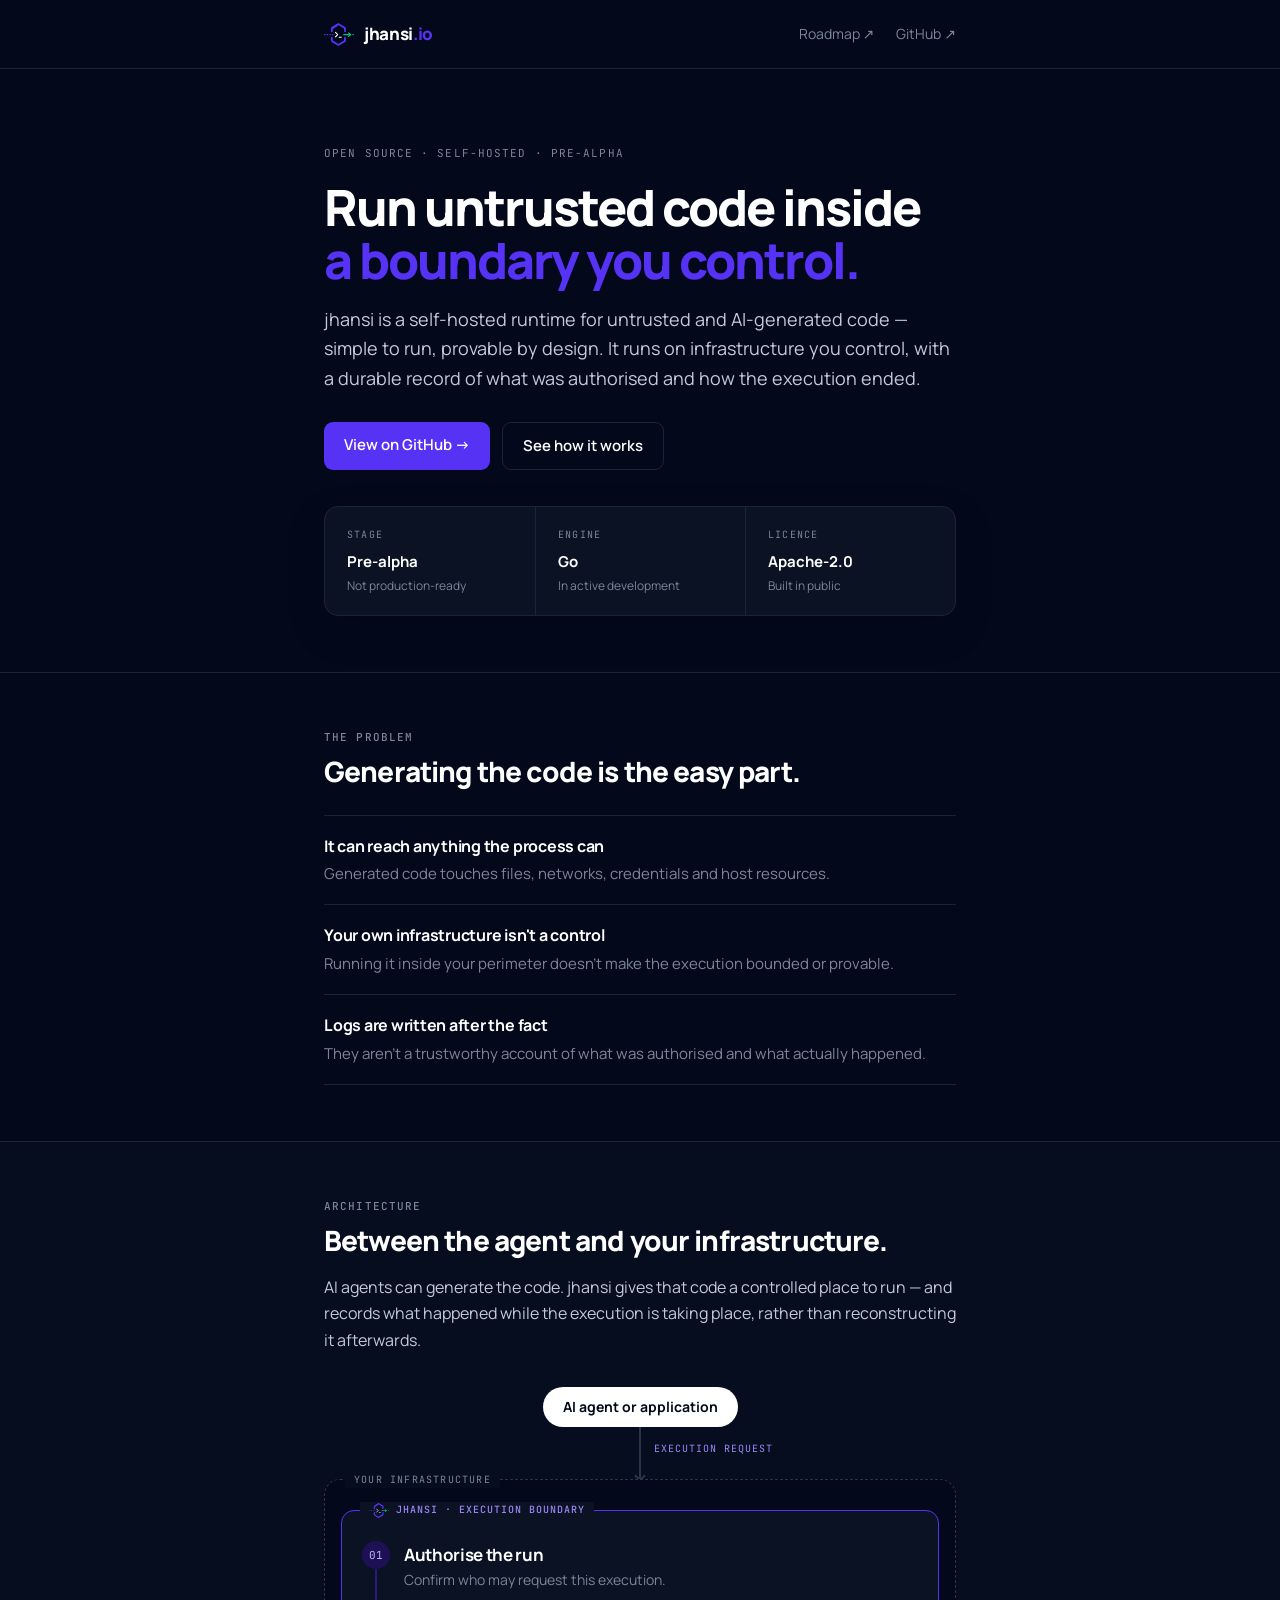
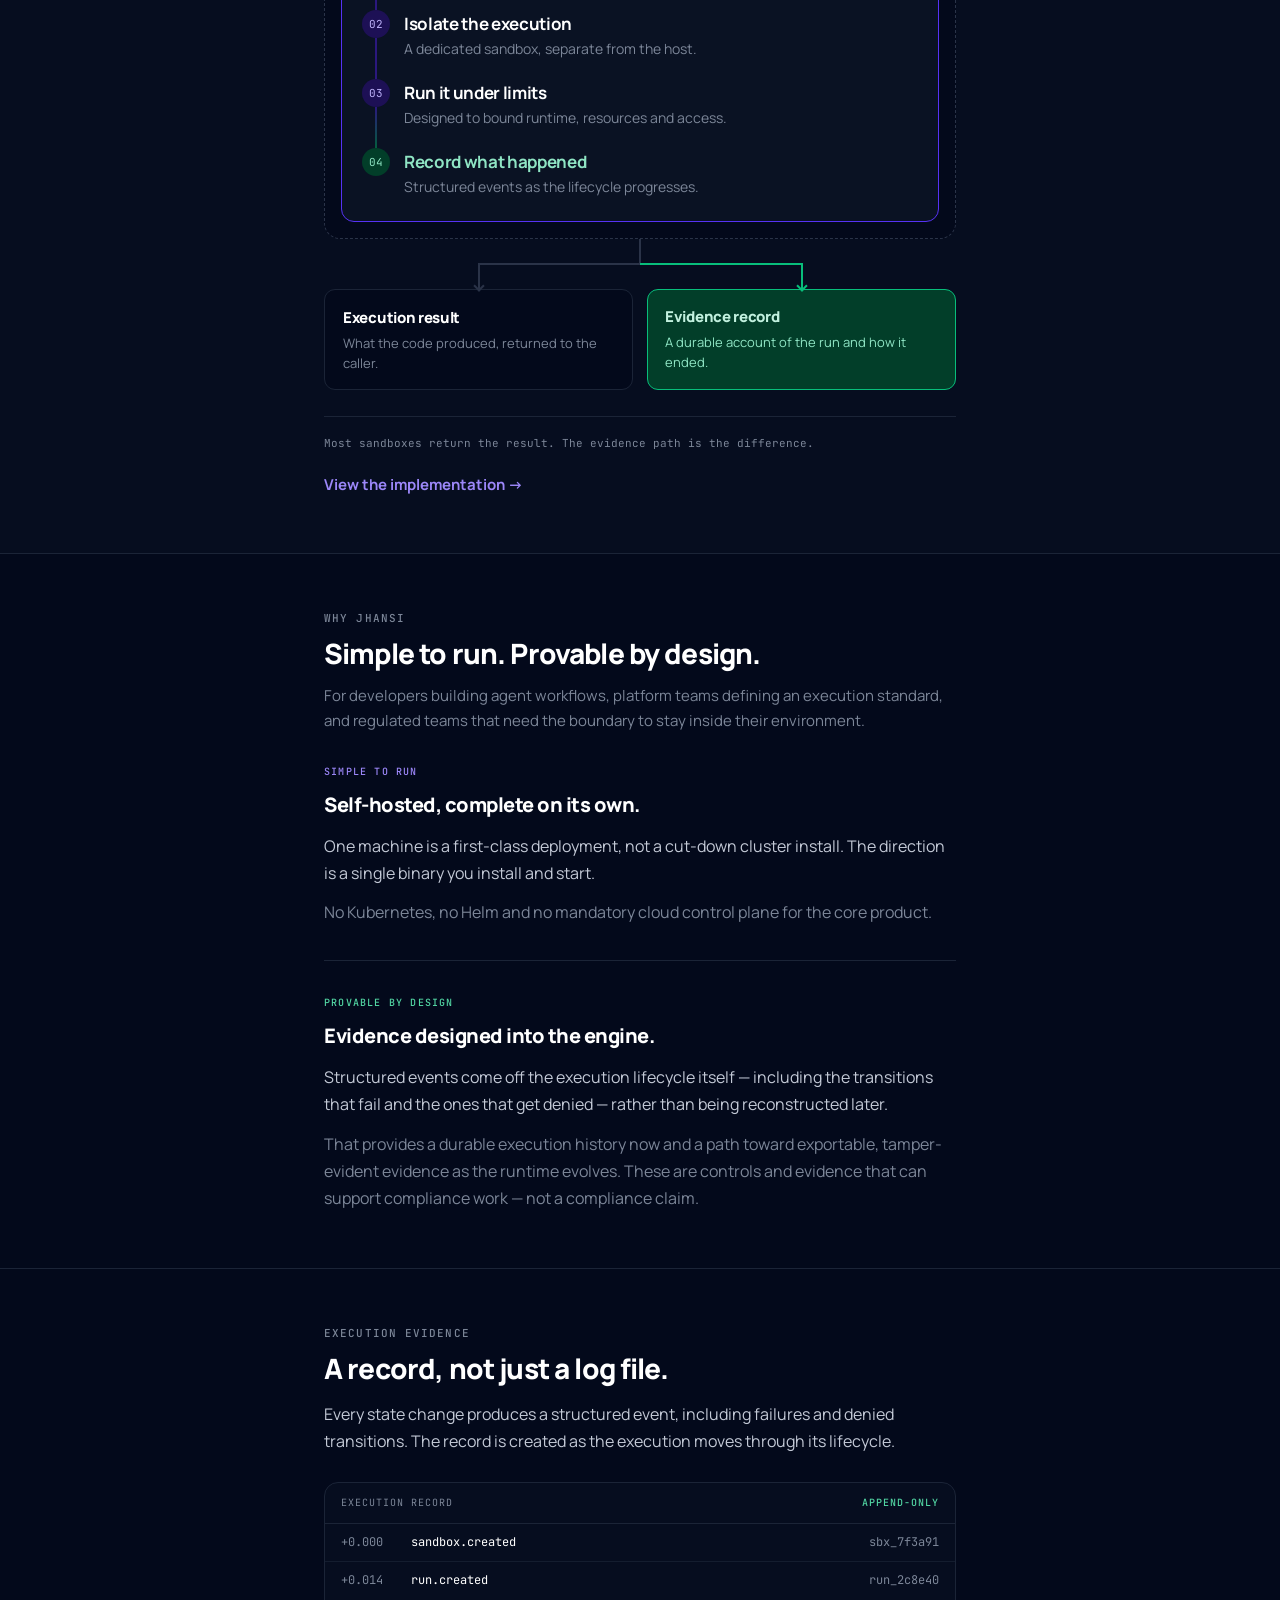
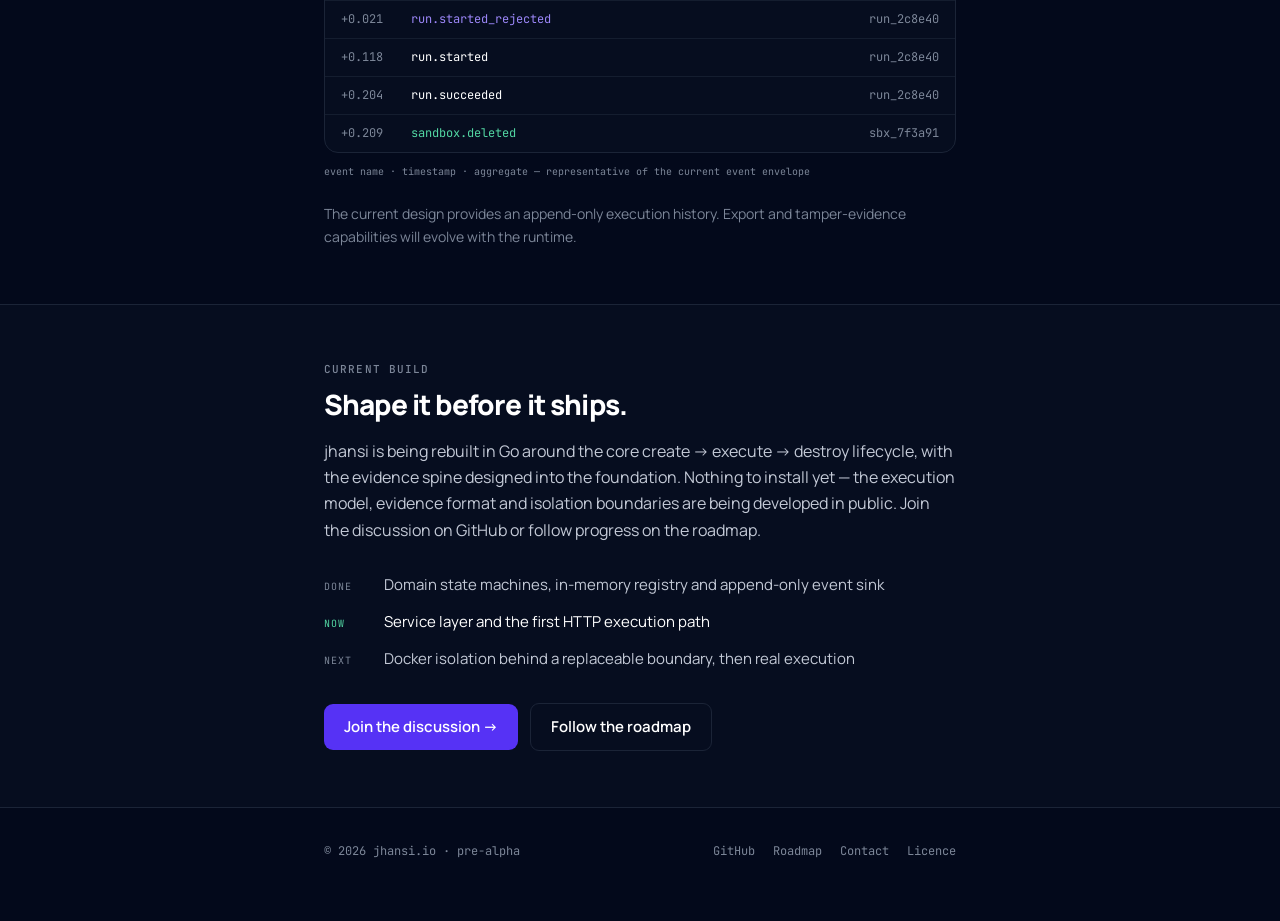
<file: index.html>
<!doctype html>
<html lang="en">
<head>
<meta charset="utf-8">
<meta name="viewport" content="width=device-width, initial-scale=1">
<link rel="canonical" href="https://jhansi.io/">
<title>jhansi — self-hosted runtime for untrusted and AI-generated code</title>
<meta name="description" content="jhansi is a self-hosted runtime for untrusted and AI-generated code — simple to run, provable by design. Pre-alpha, built in public." />
<link rel="icon" href="favicon.ico" sizes="16x16 32x32 48x48" />
<link rel="icon" href="assets/favicon.svg" type="image/svg+xml" />
<link rel="icon" href="assets/favicon-32.png" sizes="32x32" />
<link rel="apple-touch-icon" href="assets/apple-touch-icon.png" />
<link rel="manifest" href="assets/site.webmanifest" />
<meta name="theme-color" content="#03091B" />
<meta property="og:type" content="website" />
<meta property="og:url" content="https://jhansi.io/" />
<meta property="og:site_name" content="jhansi.io" />
<meta property="og:title" content="jhansi — self-hosted runtime for untrusted and AI-generated code" />
<meta property="og:description" content="Simple to run, provable by design. Pre-alpha, built in public." />
<meta property="og:image" content="https://jhansi.io/og.png" />
<meta property="og:image:width" content="1200" />
<meta property="og:image:height" content="630" />
<meta name="twitter:card" content="summary_large_image" />
<meta name="twitter:site" content="@Jhansi_io" />
<link rel="preconnect" href="https://fonts.googleapis.com" />
<link rel="preconnect" href="https://fonts.gstatic.com" crossorigin="" />
<link href="https://fonts.googleapis.com/css2?family=Manrope:wght@400;500;600;700;800&family=JetBrains+Mono:wght@400;500&display=swap" rel="stylesheet" />
<style>
  :root { color-scheme: dark; }
  *, *::before, *::after { box-sizing: border-box; }
  html { scroll-behavior: smooth; }
  body { margin: 0; background: #03091B; color: #fff; font-family: 'Manrope', ui-sans-serif, system-ui, sans-serif; line-height: 1.6; -webkit-font-smoothing: antialiased; }
  a { color: inherit; text-decoration: none; transition: color 160ms cubic-bezier(0.2,0,0,1), background-color 160ms cubic-bezier(0.2,0,0,1), border-color 160ms cubic-bezier(0.2,0,0,1); }
  a:hover { color: #9C87F9; }
  @media (max-width: 620px) {
    .jh-pad { padding-left: 20px; padding-right: 20px; }
    .jh-stack { grid-template-columns: 1fr; }
    .jh-stack > div { border-left: 0; border-top: 1px solid #1B2437; }
    .jh-stack > div:first-child { border-top: 0; }
  }

  .btn-p:hover { background: #4726CE !important; color: #fff !important; }
  .btn-g:hover { border-color: #7C8698 !important; color: #fff !important; }
</style>
</head>
<body>
<div style="width:100%">

  <!-- nav -->
  <div style="border-bottom:1px solid #1B2437">
    <div class="jh-pad" style="max-width:680px; margin:0 auto; padding:0 24px; min-height:68px; display:flex; align-items:center; justify-content:space-between; gap:20px">
      <a href="#top" style="display:flex; align-items:center; gap:10px">
        <img src="assets/mark-dark.svg" alt="" style="width:30px; height:23px; display:block" />
        <span style="font-size:17px; font-weight:800; letter-spacing:-0.02em">jhansi<span style="color:#5632F5">.io</span></span>
      </a>
      <div style="display:flex; gap:22px; font-size:14px; color:#7C8698">
        <a href="https://jhansiio.featurebase.app">Roadmap ↗</a>
        <a href="https://github.com/jhansi-io/jhansi">GitHub ↗</a>
      </div>
    </div>
  </div>

  <!-- hero -->
  <div id="top" style="border-bottom:1px solid #1B2437">
    <div class="jh-pad" style="max-width:680px; margin:0 auto; padding:76px 24px 56px">
      <div style="font-family:'JetBrains Mono',monospace; font-size:11px; letter-spacing:0.1em; text-transform:uppercase; color:#7C8698; margin-bottom:18px">Open source · self-hosted · pre-alpha</div>
      <h1 style="margin:0; font-size:clamp(38px, 7vw, 50px); line-height:1.06; letter-spacing:-0.04em; font-weight:800; text-wrap:balance">Run untrusted code inside <span style="color:#5632F5">a boundary you control.</span></h1>
      <p style="margin:18px 0 0; font-size:18px; line-height:1.65; color:#C3C9D6; text-wrap:pretty">jhansi is a self-hosted runtime for untrusted and AI-generated code — simple to run, provable by design. It runs on infrastructure you control, with a durable record of what was authorised and how the execution ended.</p>
      <div style="display:flex; gap:12px; flex-wrap:wrap; margin-top:28px">
        <a href="https://github.com/jhansi-io/jhansi" style="display:inline-block; padding:11px 20px; border-radius:9px; font-size:15px; font-weight:600; background:#5632F5; color:#fff" class="btn-p">View on GitHub →</a>
        <a href="#architecture" style="display:inline-block; padding:11px 20px; border-radius:9px; font-size:15px; font-weight:600; border:1px solid #1B2437; color:#fff" class="btn-g">See how it works</a>
      </div>
      <div class="jh-stack" style="margin-top:36px; display:grid; grid-template-columns:repeat(3, 1fr); background:#0A1223; border:1px solid #1B2437; border-radius:14px; overflow:hidden; box-shadow:0 14px 38px rgba(0,0,0,0.18)">
      <div style="padding:20px 22px">
        <div style="font-family:'JetBrains Mono',monospace; font-size:10px; letter-spacing:0.12em; text-transform:uppercase; color:#7C8698; margin-bottom:7px">Stage</div>
        <div style="font-size:15px; font-weight:700">Pre-alpha</div>
        <div style="font-size:12px; line-height:1.5; color:#7C8698; margin-top:3px">Not production-ready</div>
      </div>
      <div style="padding:20px 22px; border-left:1px solid #1B2437">
        <div style="font-family:'JetBrains Mono',monospace; font-size:10px; letter-spacing:0.12em; text-transform:uppercase; color:#7C8698; margin-bottom:7px">Engine</div>
        <div style="font-size:15px; font-weight:700">Go</div>
        <div style="font-size:12px; line-height:1.5; color:#7C8698; margin-top:3px">In active development</div>
      </div>
      <div style="padding:20px 22px; border-left:1px solid #1B2437">
        <div style="font-family:'JetBrains Mono',monospace; font-size:10px; letter-spacing:0.12em; text-transform:uppercase; color:#7C8698; margin-bottom:7px">Licence</div>
        <div style="font-size:15px; font-weight:700">Apache-2.0</div>
        <div style="font-size:12px; line-height:1.5; color:#7C8698; margin-top:3px">Built in public</div>
      </div>
    </div>
    </div>
  </div>

  <!-- the problem -->
  <div style="border-bottom:1px solid #1B2437">
    <div class="jh-pad" style="max-width:680px; margin:0 auto; padding:56px 24px">
      <div style="font-family:'JetBrains Mono',monospace; font-size:11px; letter-spacing:0.1em; text-transform:uppercase; color:#7C8698; font-weight:500; margin-bottom:9px">The problem</div>
      <h2 style="margin:0 0 26px; font-size:28px; line-height:1.2; letter-spacing:-0.03em; font-weight:800; text-wrap:balance">Generating the code is the easy part.</h2>
      <div style="display:grid; gap:0">
        <div style="padding:18px 0; border-top:1px solid #1B2437">
          <div style="font-size:16px; font-weight:700; letter-spacing:-0.015em; margin-bottom:3px">It can reach anything the process can</div>
          <p style="margin:0; font-size:15px; line-height:1.6; color:#7C8698; text-wrap:pretty">Generated code touches files, networks, credentials and host resources.</p>
        </div>
        <div style="padding:18px 0; border-top:1px solid #1B2437">
          <div style="font-size:16px; font-weight:700; letter-spacing:-0.015em; margin-bottom:3px">Your own infrastructure isn't a control</div>
          <p style="margin:0; font-size:15px; line-height:1.6; color:#7C8698; text-wrap:pretty">Running it inside your perimeter doesn't make the execution bounded or provable.</p>
        </div>
        <div style="padding:18px 0; border-top:1px solid #1B2437; border-bottom:1px solid #1B2437">
          <div style="font-size:16px; font-weight:700; letter-spacing:-0.015em; margin-bottom:3px">Logs are written after the fact</div>
          <p style="margin:0; font-size:15px; line-height:1.6; color:#7C8698; text-wrap:pretty">They aren't a trustworthy account of what was authorised and what actually happened.</p>
        </div>
      </div>
    </div>
  </div>

  <!-- architecture -->
  <div id="architecture" style="border-bottom:1px solid #1B2437; background:#060D1F">
    <div class="jh-pad" style="max-width:680px; margin:0 auto; padding:56px 24px">
      <div style="font-family:'JetBrains Mono',monospace; font-size:11px; letter-spacing:0.1em; text-transform:uppercase; color:#7C8698; font-weight:500; margin-bottom:9px">Architecture</div>
      <h2 style="margin:0 0 16px; font-size:28px; line-height:1.2; letter-spacing:-0.03em; font-weight:800; text-wrap:balance">Between the agent and your infrastructure.</h2>
      <p style="margin:0 0 34px; font-size:16px; line-height:1.65; color:#C3C9D6; text-wrap:pretty">AI agents can generate the code. jhansi gives that code a controlled place to run — and records what happened while the execution is taking place, rather than reconstructing it afterwards.</p>

      <div style="display:flex; justify-content:center">
        <div style="border-radius:999px; background:#fff; color:#03091B; padding:9px 20px; font-size:14px; font-weight:700">AI agent or application</div>
      </div>
      <div style="position:relative; height:52px">
        <div style="position:absolute; left:50%; top:0; bottom:0; width:2px; background:#2A3348; transform:translateX(-50%)"></div>
        <div style="position:absolute; left:calc(50% + 14px); top:14px; font-family:'JetBrains Mono',monospace; font-size:10px; letter-spacing:0.1em; text-transform:uppercase; color:#9C87F9; white-space:nowrap">execution request</div>
        <div style="position:absolute; left:50%; bottom:-1px; width:8px; height:8px; border-right:2px solid #2A3348; border-bottom:2px solid #2A3348; transform:translateX(-50%) rotate(45deg)"></div>
      </div>

      <div style="position:relative; border:1px dashed #2A3348; border-radius:16px; padding:30px 16px 16px; background:#03091B">
        <span style="position:absolute; top:-8px; left:20px; background:#060D1F; padding:0 9px; font-family:'JetBrains Mono',monospace; font-size:10px; letter-spacing:0.12em; text-transform:uppercase; color:#7C8698">Your infrastructure</span>

        <div style="position:relative; border:1.5px solid #5632F5; border-radius:13px; padding:30px 20px 24px; background:#0A1223">
          <span style="position:absolute; top:-9px; left:18px; background:#0A1223; padding:0 9px; display:inline-flex; align-items:center; gap:7px">
            <img src="assets/mark-dark.svg" alt="" style="width:20px; height:15px; display:block" />
            <span style="font-family:'JetBrains Mono',monospace; font-size:10px; font-weight:500; letter-spacing:0.1em; text-transform:uppercase; color:#9C87F9">jhansi · execution boundary</span>
          </span>

          <div style="display:grid; grid-template-columns:28px 1fr; column-gap:14px">
            <div style="position:relative; padding-bottom:20px">
              <span style="position:absolute; left:13px; top:28px; bottom:0; width:2px; background:#2B187E"></span>
              <span style="position:relative; width:28px; height:28px; border-radius:999px; background:#1D1055; color:#BFB3FB; font-family:'JetBrains Mono',monospace; font-size:11px; display:flex; align-items:center; justify-content:center">01</span>
            </div>
            <div style="padding-bottom:20px">
              <div style="font-size:17px; font-weight:700; letter-spacing:-0.02em; line-height:28px">Authorise the run</div>
              <div style="font-size:14px; line-height:1.5; color:#7C8698">Confirm who may request this execution.</div>
            </div>

            <div style="position:relative; padding-bottom:20px">
              <span style="position:absolute; left:13px; top:28px; bottom:0; width:2px; background:#2B187E"></span>
              <span style="position:relative; width:28px; height:28px; border-radius:999px; background:#1D1055; color:#BFB3FB; font-family:'JetBrains Mono',monospace; font-size:11px; display:flex; align-items:center; justify-content:center">02</span>
            </div>
            <div style="padding-bottom:20px">
              <div style="font-size:17px; font-weight:700; letter-spacing:-0.02em; line-height:28px">Isolate the execution</div>
              <div style="font-size:14px; line-height:1.5; color:#7C8698">A dedicated sandbox, separate from the host.</div>
            </div>

            <div style="position:relative; padding-bottom:20px">
              <span style="position:absolute; left:13px; top:28px; bottom:0; width:2px; background:linear-gradient(#2B187E, #045E3E)"></span>
              <span style="position:relative; width:28px; height:28px; border-radius:999px; background:#1D1055; color:#BFB3FB; font-family:'JetBrains Mono',monospace; font-size:11px; display:flex; align-items:center; justify-content:center">03</span>
            </div>
            <div style="padding-bottom:20px">
              <div style="font-size:17px; font-weight:700; letter-spacing:-0.02em; line-height:28px">Run it under limits</div>
              <div style="font-size:14px; line-height:1.5; color:#7C8698">Designed to bound runtime, resources and access.</div>
            </div>

            <div style="position:relative">
              <span style="position:relative; width:28px; height:28px; border-radius:999px; background:#023E29; color:#8FE5C4; font-family:'JetBrains Mono',monospace; font-size:11px; display:flex; align-items:center; justify-content:center">04</span>
            </div>
            <div>
              <div style="font-size:17px; font-weight:700; letter-spacing:-0.02em; line-height:28px; color:#8FE5C4">Record what happened</div>
              <div style="font-size:14px; line-height:1.5; color:#7C8698">Structured events as the lifecycle progresses.</div>
            </div>
          </div>
        </div>
      </div>

      <div style="position:relative; display:grid; grid-template-columns:1fr 1fr; gap:14px; height:50px">
        <div style="position:absolute; left:50%; top:0; height:24px; width:2px; background:#2A3348; transform:translateX(-50%)"></div>
        <div style="position:relative">
          <div style="position:absolute; left:50%; right:-7px; top:24px; height:2px; background:#2A3348"></div>
          <div style="position:absolute; left:50%; top:24px; bottom:0; width:2px; background:#2A3348; transform:translateX(-50%)"></div>
          <div style="position:absolute; left:50%; bottom:-1px; width:8px; height:8px; border-right:2px solid #2A3348; border-bottom:2px solid #2A3348; transform:translateX(-50%) rotate(45deg)"></div>
        </div>
        <div style="position:relative">
          <div style="position:absolute; left:-7px; right:50%; top:24px; height:2px; background:#08BE7B"></div>
          <div style="position:absolute; left:50%; top:24px; bottom:0; width:2px; background:#08BE7B; transform:translateX(-50%)"></div>
          <div style="position:absolute; left:50%; bottom:-1px; width:8px; height:8px; border-right:2px solid #08BE7B; border-bottom:2px solid #08BE7B; transform:translateX(-50%) rotate(45deg)"></div>
        </div>
      </div>

      <div style="display:grid; grid-template-columns:1fr 1fr; gap:14px">
        <div style="border:1px solid #1B2437; border-radius:11px; background:#03091B; padding:16px 18px">
          <div style="font-size:15px; font-weight:800; letter-spacing:-0.02em; margin-bottom:4px">Execution result</div>
          <div style="font-size:13px; line-height:1.5; color:#7C8698">What the code produced, returned to the caller.</div>
        </div>
        <div style="border:1.5px solid #08BE7B; border-radius:11px; background:#023E29; padding:15px 17px">
          <div style="font-size:15px; font-weight:800; letter-spacing:-0.02em; margin-bottom:4px; color:#C2F1DF">Evidence record</div>
          <div style="font-size:13px; line-height:1.5; color:#8FE5C4">A durable account of the run and how it ended.</div>
        </div>
      </div>

      <div style="margin-top:26px; padding-top:18px; border-top:1px solid #1B2437; display:flex; align-items:center; justify-content:space-between; gap:20px; flex-wrap:wrap">
        <span style="font-family:'JetBrains Mono',monospace; font-size:11px; color:#7C8698">Most sandboxes return the result. The evidence path is the difference.</span>
        <a href="https://github.com/jhansi-io/jhansi" style="font-size:15px; font-weight:700; color:#9C87F9">View the implementation →</a>
      </div>
    </div>
  </div>

  <!-- why jhansi -->
  <div id="why" style="border-bottom:1px solid #1B2437">
    <div class="jh-pad" style="max-width:680px; margin:0 auto; padding:56px 24px">
      <div style="font-family:'JetBrains Mono',monospace; font-size:11px; letter-spacing:0.1em; text-transform:uppercase; color:#7C8698; font-weight:500; margin-bottom:9px">Why jhansi</div>
      <h2 style="margin:0 0 14px; font-size:28px; line-height:1.2; letter-spacing:-0.03em; font-weight:800">Simple to run. Provable by design.</h2>
      <p style="margin:0 0 30px; font-size:15px; line-height:1.65; color:#7C8698; text-wrap:pretty">For developers building agent workflows, platform teams defining an execution standard, and regulated teams that need the boundary to stay inside their environment.</p>

      <div style="font-family:'JetBrains Mono',monospace; font-size:10px; letter-spacing:0.12em; text-transform:uppercase; color:#9C87F9; font-weight:500; margin-bottom:9px">Simple to run</div>
      <h3 style="margin:0 0 12px; font-size:20px; letter-spacing:-0.025em; font-weight:800">Self-hosted, complete on its own.</h3>
      <p style="margin:0 0 12px; font-size:16px; line-height:1.7; color:#C3C9D6; text-wrap:pretty">One machine is a first-class deployment, not a cut-down cluster install. The direction is a single binary you install and start.</p>
      <p style="margin:0; font-size:16px; line-height:1.7; color:#7C8698; text-wrap:pretty">No Kubernetes, no Helm and no mandatory cloud control plane for the core product.</p>

      <div style="height:1px; background:#1B2437; margin:34px 0"></div>

      <div style="font-family:'JetBrains Mono',monospace; font-size:10px; letter-spacing:0.12em; text-transform:uppercase; color:#52D6A3; font-weight:500; margin-bottom:9px">Provable by design</div>
      <h3 style="margin:0 0 12px; font-size:20px; letter-spacing:-0.025em; font-weight:800">Evidence designed into the engine.</h3>
      <p style="margin:0 0 12px; font-size:16px; line-height:1.7; color:#C3C9D6; text-wrap:pretty">Structured events come off the execution lifecycle itself — including the transitions that fail and the ones that get denied — rather than being reconstructed later.</p>
      <p style="margin:0; font-size:16px; line-height:1.7; color:#7C8698; text-wrap:pretty">That provides a durable execution history now and a path toward exportable, tamper-evident evidence as the runtime evolves. These are controls and evidence that can support compliance work — not a compliance claim.</p>
    </div>
  </div>

  <!-- the record -->
  <div id="evidence" style="border-bottom:1px solid #1B2437">
    <div class="jh-pad" style="max-width:680px; margin:0 auto; padding:56px 24px">
      <div style="font-family:'JetBrains Mono',monospace; font-size:11px; letter-spacing:0.1em; text-transform:uppercase; color:#7C8698; font-weight:500; margin-bottom:9px">Execution evidence</div>
      <h2 style="margin:0 0 16px; font-size:28px; line-height:1.2; letter-spacing:-0.03em; font-weight:800">A record, not just a log file.</h2>
      <p style="margin:0 0 28px; font-size:16px; line-height:1.65; color:#C3C9D6; text-wrap:pretty">Every state change produces a structured event, including failures and denied transitions. The record is created as the execution moves through its lifecycle.</p>

      <div style="border:1px solid #1B2437; border-radius:14px; overflow:hidden; background:#060D1F">
        <div style="display:flex; justify-content:space-between; align-items:center; padding:12px 16px; border-bottom:1px solid #1B2437; font-family:'JetBrains Mono',monospace; font-size:10px; letter-spacing:0.1em; text-transform:uppercase; color:#7C8698">
          <span>Execution record</span>
          <span style="color:#52D6A3; font-weight:500">append-only</span>
        </div>
        <div style="font-family:'JetBrains Mono',monospace; font-size:12px; overflow-x:auto">
          <div style="display:grid; grid-template-columns:70px minmax(170px,1fr) 100px; padding:9px 16px; border-bottom:1px solid rgba(27,36,55,0.7)"><span style="color:#7C8698">+0.000</span><span>sandbox.created</span><span style="color:#7C8698; text-align:right">sbx_7f3a91</span></div>
          <div style="display:grid; grid-template-columns:70px minmax(170px,1fr) 100px; padding:9px 16px; border-bottom:1px solid rgba(27,36,55,0.7)"><span style="color:#7C8698">+0.014</span><span>run.created</span><span style="color:#7C8698; text-align:right">run_2c8e40</span></div>
          <div style="display:grid; grid-template-columns:70px minmax(170px,1fr) 100px; padding:9px 16px; border-bottom:1px solid rgba(27,36,55,0.7)"><span style="color:#7C8698">+0.021</span><span style="color:#9C87F9">run.started_rejected</span><span style="color:#7C8698; text-align:right">run_2c8e40</span></div>
          <div style="display:grid; grid-template-columns:70px minmax(170px,1fr) 100px; padding:9px 16px; border-bottom:1px solid rgba(27,36,55,0.7)"><span style="color:#7C8698">+0.118</span><span>run.started</span><span style="color:#7C8698; text-align:right">run_2c8e40</span></div>
          <div style="display:grid; grid-template-columns:70px minmax(170px,1fr) 100px; padding:9px 16px; border-bottom:1px solid rgba(27,36,55,0.7)"><span style="color:#7C8698">+0.204</span><span>run.succeeded</span><span style="color:#7C8698; text-align:right">run_2c8e40</span></div>
          <div style="display:grid; grid-template-columns:70px minmax(170px,1fr) 100px; padding:9px 16px"><span style="color:#7C8698">+0.209</span><span style="color:#52D6A3">sandbox.deleted</span><span style="color:#7C8698; text-align:right">sbx_7f3a91</span></div>
        </div>
      </div>
      <div style="margin-top:11px; font-family:'JetBrains Mono',monospace; font-size:10px; color:#7C8698">event name · timestamp · aggregate — representative of the current event envelope</div>
      <p style="margin:22px 0 0; font-size:14px; line-height:1.65; color:#7C8698; text-wrap:pretty">The current design provides an append-only execution history. Export and tamper-evidence capabilities will evolve with the runtime.</p>
    </div>
  </div>

  <!-- closing: build status + discussion, merged -->
  <div style="border-bottom:1px solid #1B2437; background:#060D1F">
    <div class="jh-pad" style="max-width:680px; margin:0 auto; padding:56px 24px">
      <div style="font-family:'JetBrains Mono',monospace; font-size:11px; letter-spacing:0.1em; text-transform:uppercase; color:#7C8698; font-weight:500; margin-bottom:9px">Current build</div>
      <h2 style="margin:0 0 16px; font-size:28px; line-height:1.2; letter-spacing:-0.03em; font-weight:800">Shape it before it ships.</h2>
      <p style="margin:0 0 30px; font-size:16px; line-height:1.65; color:#C3C9D6; text-wrap:pretty">jhansi is being rebuilt in Go around the core create → execute → destroy lifecycle, with the evidence spine designed into the foundation. Nothing to install yet — the execution model, evidence format and isolation boundaries are being developed in public. Join the discussion on GitHub or follow progress on the roadmap.</p>

      <div style="display:grid; gap:13px; margin-bottom:32px">
        <div style="display:flex; gap:16px; align-items:baseline">
          <span style="flex:0 0 44px; font-family:'JetBrains Mono',monospace; font-size:10px; letter-spacing:0.1em; text-transform:uppercase; color:#7C8698">Done</span>
          <span style="font-size:15px; color:#C3C9D6">Domain state machines, in-memory registry and append-only event sink</span>
        </div>
        <div style="display:flex; gap:16px; align-items:baseline">
          <span style="flex:0 0 44px; font-family:'JetBrains Mono',monospace; font-size:10px; letter-spacing:0.1em; text-transform:uppercase; color:#52D6A3">Now</span>
          <span style="font-size:15px; color:#fff">Service layer and the first HTTP execution path</span>
        </div>
        <div style="display:flex; gap:16px; align-items:baseline">
          <span style="flex:0 0 44px; font-family:'JetBrains Mono',monospace; font-size:10px; letter-spacing:0.1em; text-transform:uppercase; color:#7C8698">Next</span>
          <span style="font-size:15px; color:#C3C9D6">Docker isolation behind a replaceable boundary, then real execution</span>
        </div>
      </div>

      <div style="display:flex; gap:12px; flex-wrap:wrap; align-items:center">
        <a href="https://github.com/orgs/jhansi-io/discussions" style="display:inline-block; padding:11px 20px; border-radius:9px; font-size:15px; font-weight:600; background:#5632F5; color:#fff" class="btn-p">Join the discussion →</a>
        <a href="https://jhansiio.featurebase.app" style="display:inline-block; padding:11px 20px; border-radius:9px; font-size:15px; font-weight:600; border:1px solid #1B2437; color:#fff" class="btn-g">Follow the roadmap</a>
      </div>
    </div>
  </div>

  <!-- footer -->
  <div class="jh-pad" style="max-width:680px; margin:0 auto; padding:34px 24px 60px; display:flex; justify-content:space-between; gap:16px; flex-wrap:wrap; font-family:'JetBrains Mono',monospace; font-size:12px; color:#7C8698">
    <span>© 2026 jhansi.io · pre-alpha</span>
    <span style="display:flex; gap:18px; flex-wrap:wrap">
      <a href="https://github.com/jhansi-io/jhansi">GitHub</a>
      <a href="https://jhansiio.featurebase.app">Roadmap</a>
      <a href="mailto:hello@jhansi.io">Contact</a>
      <a href="https://www.apache.org/licenses/LICENSE-2.0">Licence</a>
    </span>
  </div>

</div>
</body>
</html>
</file>
